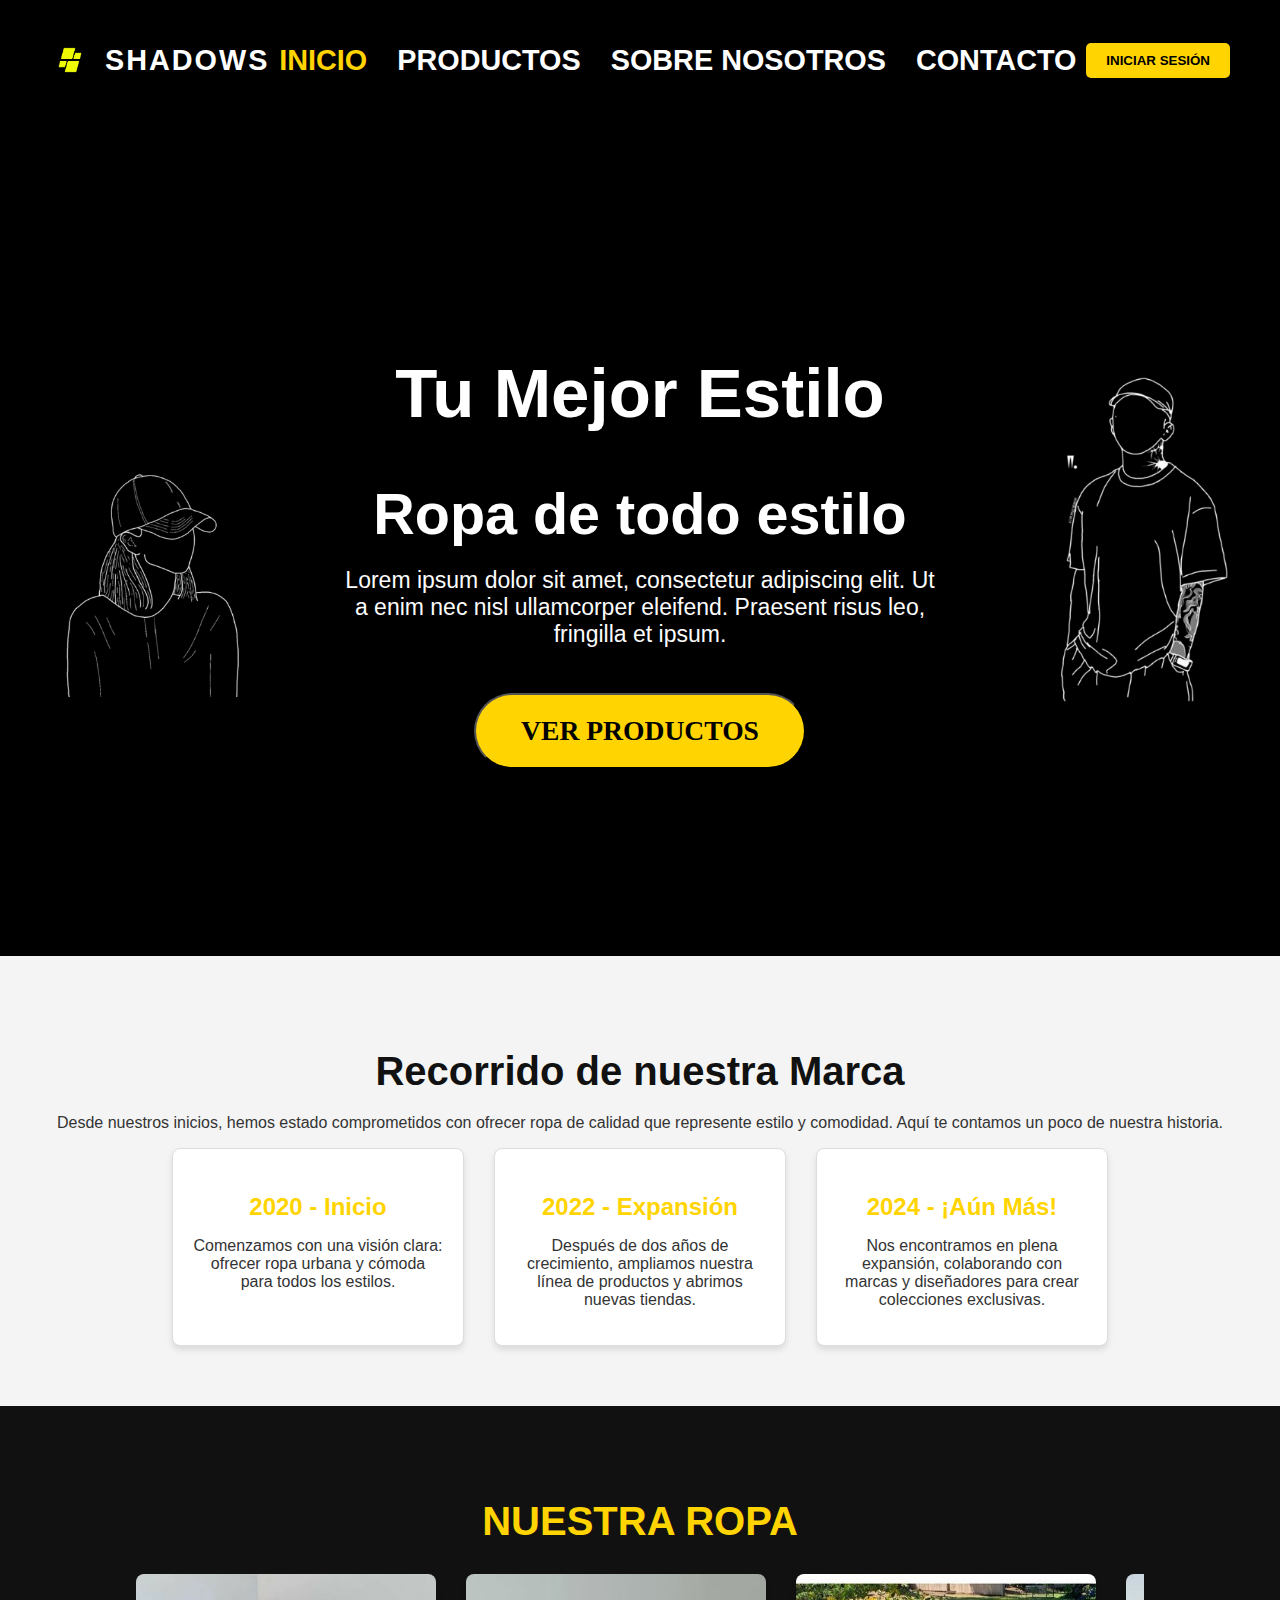
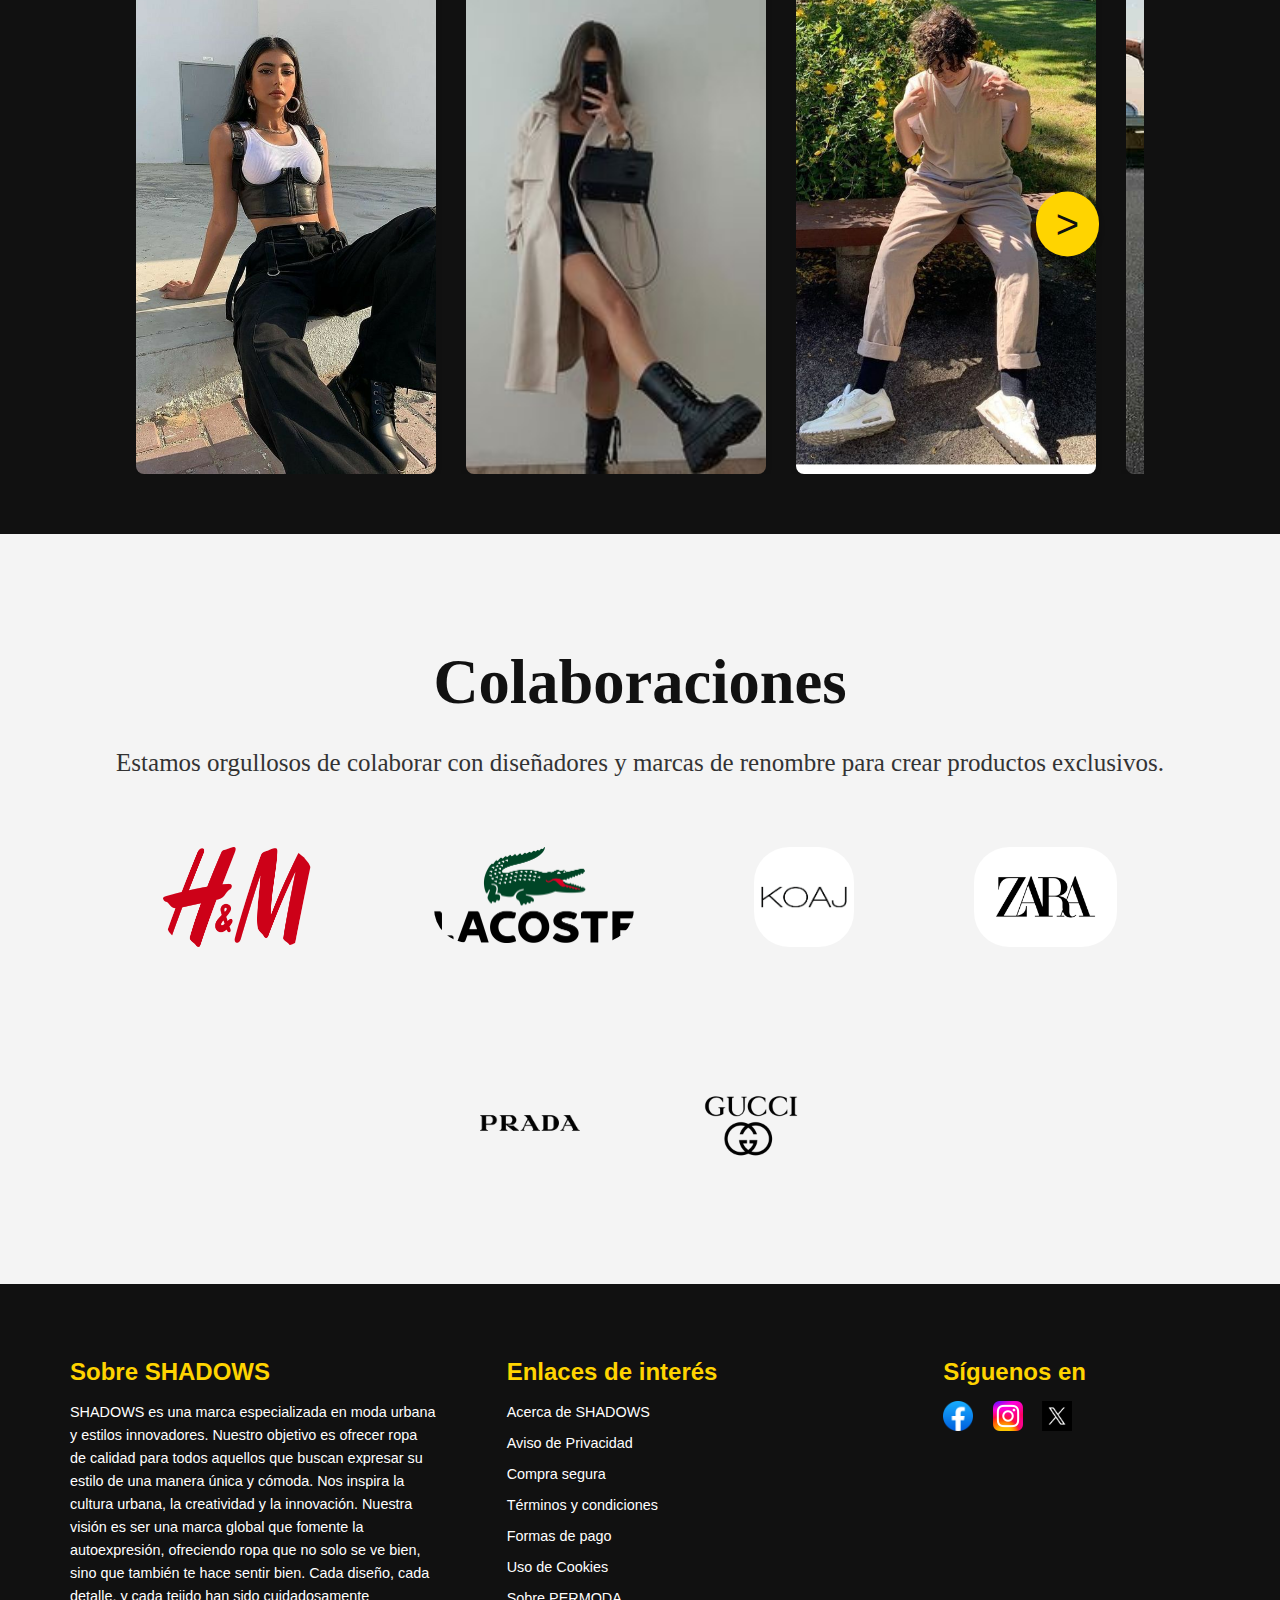
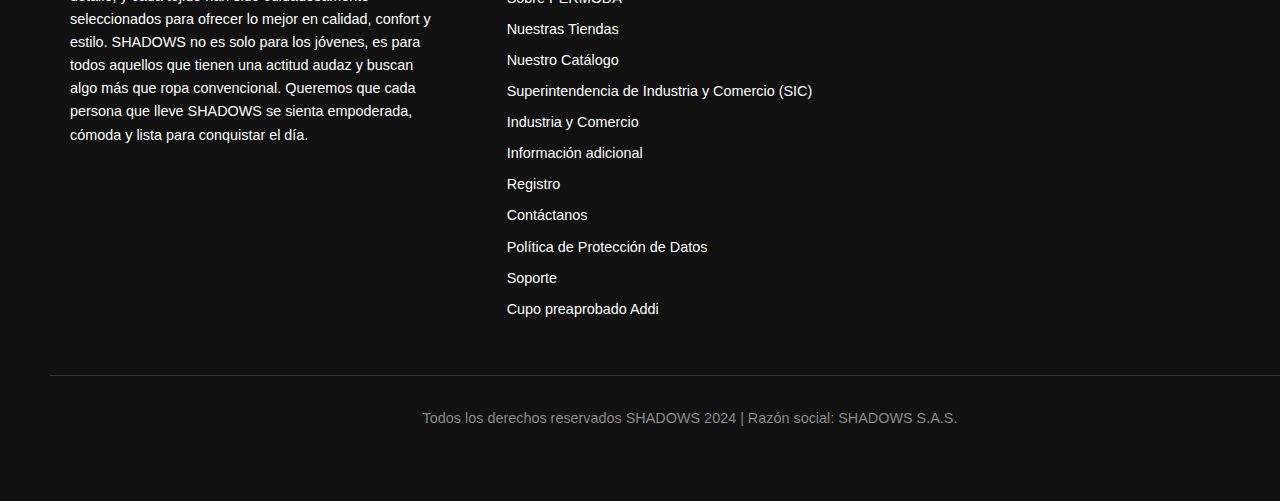
<file: index.html>
<!DOCTYPE html>
<html lang="es">
<head>
    <meta charset="UTF-8">
    <meta name="viewport" content="width=device-width, initial-scale=1.0">
    <link rel="stylesheet" href="/css/inicio.css">
    <link rel="icon" href="/img/imagenes inicios/Logo.png" type="image/x-icon">
    <title>SHADOWS SHOP</title>
</head>
<body>
    <header>
        <nav id="nav">
            <div class="navTop">
                <!-- Logo reducido -->
                <div class="navItem logo">
                    <img src="/img/imagenes inicios/Logo.png" alt="Logo" class="Logo">
                    <span class="logo-text">SHADOWS</span>
                </div>
                <!-- Barra de navegación con varios ítems -->
                <div class="navMenu">
                    <h3 class="menuItem active"><a href="/index.html">INICIO</a></h3> <!-- Página de inicio -->
                    <h3 class="menuItem"><a href="/Pages/productos.html">PRODUCTOS</a></h3> <!-- Página de productos -->
                    <h3 class="menuItem"><a href="/Pages/sobre_nosotros.html">SOBRE NOSOTROS</a></h3> <!-- Página sobre nosotros -->
                    <h3 class="menuItem"><a href="/Pages/contacto.html">CONTACTO</a></h3> <!-- Página de contacto -->
                </div>
                <!-- Botón de Iniciar sesión alineado a la derecha -->
                <div class="navItem buttons">
                    <button class="btn iniciar-sesion">INICIAR SESIÓN</button>
                </div>
            </div>
        </nav>
    </header>

    <main class="main-section">
        <div class="content-container">
            <div class="image-left">
                <img src="/img/imagenes inicios/mujer1.png" alt="Imagen izquierda">
            </div>
            <div class="text-center">
                <h1>Tu Mejor Estilo</h1>
                <h2>Ropa de todo estilo</h2>
                <p>Lorem ipsum dolor sit amet, consectetur adipiscing elit. Ut a enim nec nisl ullamcorper eleifend. Praesent risus leo, fringilla et ipsum.</p>
                <button class="btn ver-productos" onclick="location.href='productos.html';">VER PRODUCTOS</button>
            </div>
            <div class="image-right">
                <img src="/img/imagenes inicios/hombre1.png" alt="Imagen derecha">
            </div>
        </div>
    </main>


    <!-- Sección de Recorrido -->
    <section class="recorrido">
        <div class="content">
            <h2>Recorrido de nuestra Marca</h2>
            <p>Desde nuestros inicios, hemos estado comprometidos con ofrecer ropa de calidad que represente estilo y comodidad. Aquí te contamos un poco de nuestra historia.</p>
            <div class="timeline">
                <div class="timeline-item">
                    <h3>2020 - Inicio</h3>
                    <p>Comenzamos con una visión clara: ofrecer ropa urbana y cómoda para todos los estilos.</p>
                </div>
                <div class="timeline-item">
                    <h3>2022 - Expansión</h3>
                    <p>Después de dos años de crecimiento, ampliamos nuestra línea de productos y abrimos nuevas tiendas.</p>
                </div>
                <div class="timeline-item">
                    <h3>2024 - ¡Aún Más!</h3>
                    <p>Nos encontramos en plena expansión, colaborando con marcas y diseñadores para crear colecciones exclusivas.</p>
                </div>
            </div>
        </div>
    </section>

    <!-- Sección de Fotos de la Marca -->
    <section class="fotos">
        <div class="content">
            <h2>NUESTRA ROPA</h2>
            <div class="photo-gallery">
                <!-- Contenedor de imágenes que se desplazan -->
                <div class="photo-slider">
                    <img src="/img/imagenes inicios/Galeria1.jpg" alt="Foto 1">
                    <img src="/img/imagenes inicios/Galeria2.jpg" alt="Foto 2">
                    <img src="/img/imagenes inicios/Galeria4.jpg" alt="Foto 3">
                    <img src="/img/imagenes inicios/Galeria3.jpg" alt="Foto 4">
                    <img src="/img/imagenes inicios/Galeria5.png" alt="Foto 5">
                    <img src="/img/imagenes inicios/Galeria6.jpg" alt="Foto 6">
                    <img src="/img/imagenes inicios/Galeria7.jpg" alt="Foto 7">
                    <img src="/img/imagenes inicios/Galeria8.jpg" alt="Foto 8">
                    <img src="/img/imagenes inicios/Galeria9.jpg" alt="Foto 9">
                    <img src="/img/imagenes inicios/Galeria10.jpg" alt="Foto 10">
                </div>
                <!-- Botón para deslizar a la siguiente imagen -->
                <button class="next-btn">></button>
            </div>
        </div>
    </section>

    <!-- Sección de Colaboraciones -->
    <section class="colaboraciones">
        <div class="content">
            <h2>Colaboraciones</h2>
            <p>Estamos orgullosos de colaborar con diseñadores y marcas de renombre para crear productos exclusivos.</p>
            <div class="brands">
                <div class="brand">
                    <img src="/img/imagenes inicios/H&M-Logo.png" alt="Marca 1">
                </div>
                <div class="brand">
                    <img src="/img/imagenes inicios/lacoste-logo-4.png" alt="Marca 2">
                </div>
                <div class="brand">
                    <img src="/img/imagenes inicios/koaj.png" alt="Marca 3">
                </div>
                <div class="brand">
                    <img src="/img/imagenes inicios/LogoZARA.jpg" alt="Marca 4">
                </div>
                <div class="brand">
                    <img src="/img/imagenes inicios/LogoParada.webp" alt="Marca 5">
                </div>
                <div class="brand">
                    <img src="/img/imagenes inicios/LogoGucci.avif" alt="Marca 5">
                </div>
            </div>
        </div>
    </section>


    <footer class="footer">
        <div class="footer-content">
            <div class="footer-section about">
                <h3>Sobre SHADOWS</h3>
                <p>SHADOWS es una marca especializada en moda urbana y estilos innovadores. Nuestro objetivo es ofrecer ropa de calidad para todos aquellos que buscan expresar su estilo de una manera única y cómoda.
                    Nos inspira la cultura urbana, la creatividad y la innovación. Nuestra visión es ser una marca global que fomente la autoexpresión, ofreciendo ropa que no solo se ve bien, sino que también te hace sentir bien. Cada diseño, cada detalle, y cada tejido han sido cuidadosamente seleccionados para ofrecer lo mejor en calidad, confort y estilo.
                    SHADOWS no es solo para los jóvenes, es para todos aquellos que tienen una actitud audaz y buscan algo más que ropa convencional. Queremos que cada persona que lleve SHADOWS se sienta empoderada, cómoda y lista para conquistar el día.
                </p>
            </div>
    
            <div class="footer-section links">
                <h3>Enlaces de interés</h3>
                <ul>
                    <li><a href="#">Acerca de SHADOWS</a></li>
                    <li><a href="#">Aviso de Privacidad</a></li>
                    <li><a href="#">Compra segura</a></li>
                    <li><a href="#">Términos y condiciones</a></li>
                    <li><a href="#">Formas de pago</a></li>
                    <li><a href="#">Uso de Cookies</a></li>
                    <li><a href="#">Sobre PERMODA</a></li>
                    <li><a href="#">Nuestras Tiendas</a></li>
                    <li><a href="#">Nuestro Catálogo</a></li>
                    <li><a href="#">Superintendencia de Industria y Comercio (SIC)</a></li>
                    <li><a href="#">Industria y Comercio</a></li>
                    <li><a href="#">Información adicional</a></li>
                    <li><a href="#">Registro</a></li>
                    <li><a href="#">Contáctanos</a></li>
                    <li><a href="#">Política de Protección de Datos</a></li>
                    <li><a href="#">Soporte</a></li>
                    <li><a href="#">Cupo preaprobado Addi</a></li>
                </ul>
            </div>
    
            <div class="footer-section social">
                <h3>Síguenos en</h3>
                <div class="social-icons">
                    <a href="#"><img src="/img/imagenes inicios/facebook.webp" alt="Facebook"></a>
                    <a href="#"><img src="/img/imagenes inicios/Instagram_logo_2022.svg.webp" alt="Instagram"></a>
                    <a href="#"><img src="/img/imagenes inicios/Xlogo.avif" alt="Twitter"></a>
                </div>
            </div>
        </div>
    
        <div class="footer-bottom">
            <p>Todos los derechos reservados SHADOWS 2024 | Razón social: SHADOWS S.A.S. </p>
        </div>
    </footer>
    

    <script src="/js/inicio.js"></script>
</body>
</html>
</file>
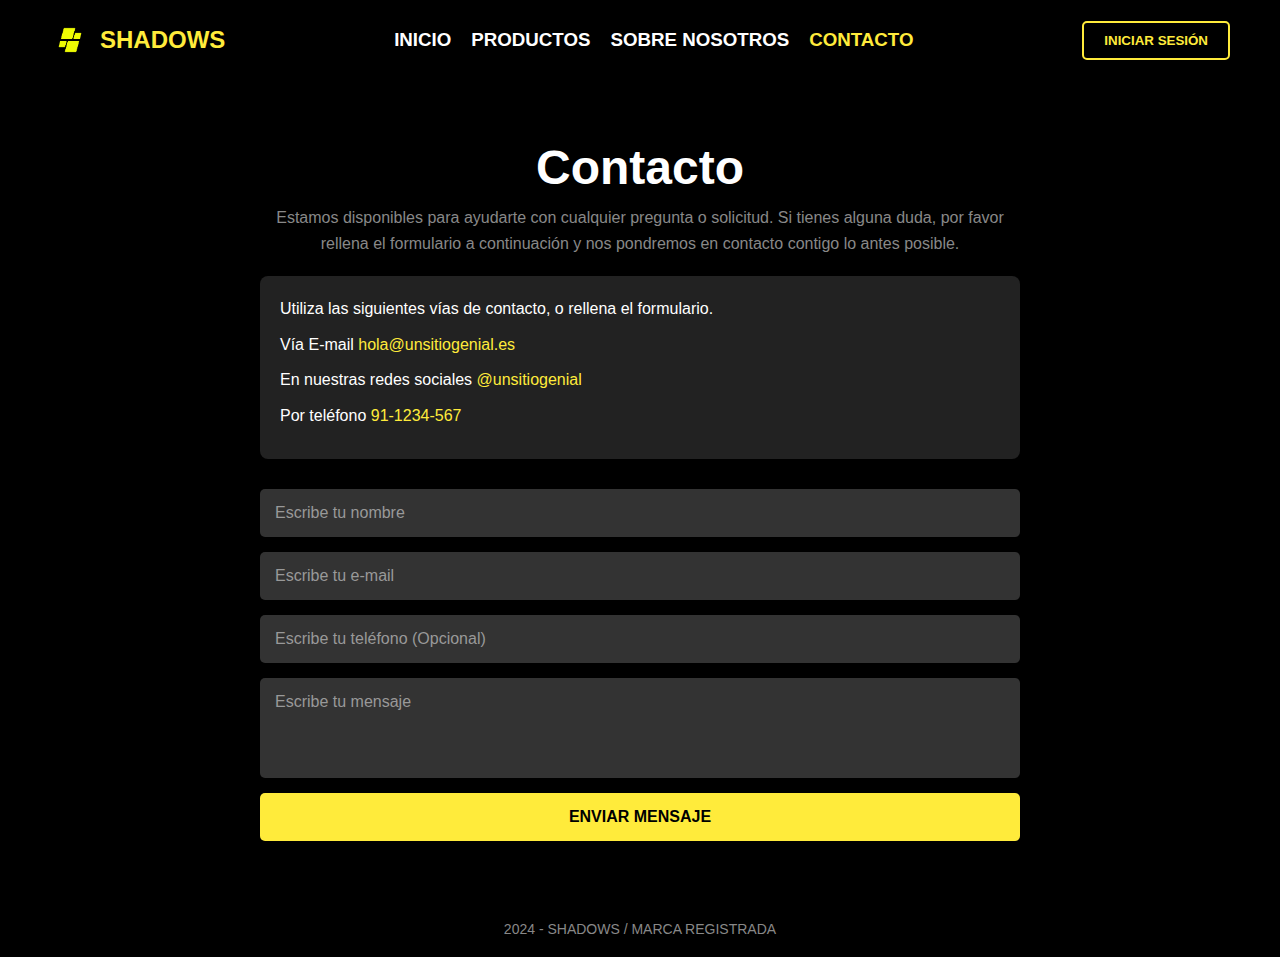
<file: Pages/contacto.html>
<!DOCTYPE html>
<html lang="en">
<head>
    <meta charset="UTF-8">
    <meta name="viewport" content="width=device-width, initial-scale=1.0">
    <link rel="icon" href="/img/imagenes inicios/Logo.png" type="image/x-icon">
    <link rel="stylesheet" href="/css/contacto.css">
    <title>SHADOW</title>
</head>
<body>
    
    <header>
        <nav id="nav">
            <div class="navTop">
                <!-- Logo reducido -->
                <div class="navItem logo">
                    <img src="/img/imagenes inicios/Logo.png" alt="Logo" class="Logo">
                    <span class="logo-text">SHADOWS</span>
                </div>
                <!-- Barra de navegación con varios ítems -->
                <div class="navMenu">
                    <h3 class="menuItem"><a href="/index.html">INICIO</a></h3> <!-- Página de inicio -->
                    <h3 class="menuItem"><a href="/Pages/productos.html">PRODUCTOS</a></h3> <!-- Página de productos -->
                    <h3 class="menuItem "><a href="/Pages/sobre_nosotros.html">SOBRE NOSOTROS</a></h3> <!-- Página sobre nosotros -->
                    <h3 class="menuItem active"><a href="/Pages/contacto.html">CONTACTO</a></h3> <!-- Página de contacto -->
                </div>
                <!-- Botón de Iniciar sesión alineado a la derecha -->
                <div class="navItem buttons">
                    <button class="btn iniciar-sesion">INICIAR SESIÓN</button>
                </div>
            </div>
        </nav>
    </header>

    <main>
        <section class="contact-section">
            <h1>Contacto</h1>
            <p>Estamos disponibles para ayudarte con cualquier pregunta o solicitud. Si tienes alguna duda, por favor rellena el formulario a continuación y nos pondremos en contacto contigo lo antes posible.</p>
            
            <div class="contact-info">
                <p>Utiliza las siguientes vías de contacto, o rellena el formulario.</p>
                <p>Vía E-mail <a href="mailto:hola@unsitiogenial.es">hola@unsitiogenial.es</a></p>
                <p>En nuestras redes sociales <a href="https://instagram.com/unsitiogenial" target="_blank">@unsitiogenial</a></p>
                <p>Por teléfono <a href="tel:911234567">91-1234-567</a></p>
            </div>

            <form action="#" method="post" class="contact-form">
                <input type="text" name="nombre" placeholder="Escribe tu nombre" required>
                <input type="email" name="email" placeholder="Escribe tu e-mail" required>
                <input type="tel" name="telefono" placeholder="Escribe tu teléfono (Opcional)">
                <textarea name="mensaje" placeholder="Escribe tu mensaje" required></textarea>
                <button type="submit">ENVIAR MENSAJE</button>
            </form>
        </section>
    </main>

    <footer>
        <p>2024 - SHADOWS / MARCA REGISTRADA</p>
    </footer>

</body>
</html>
</file>
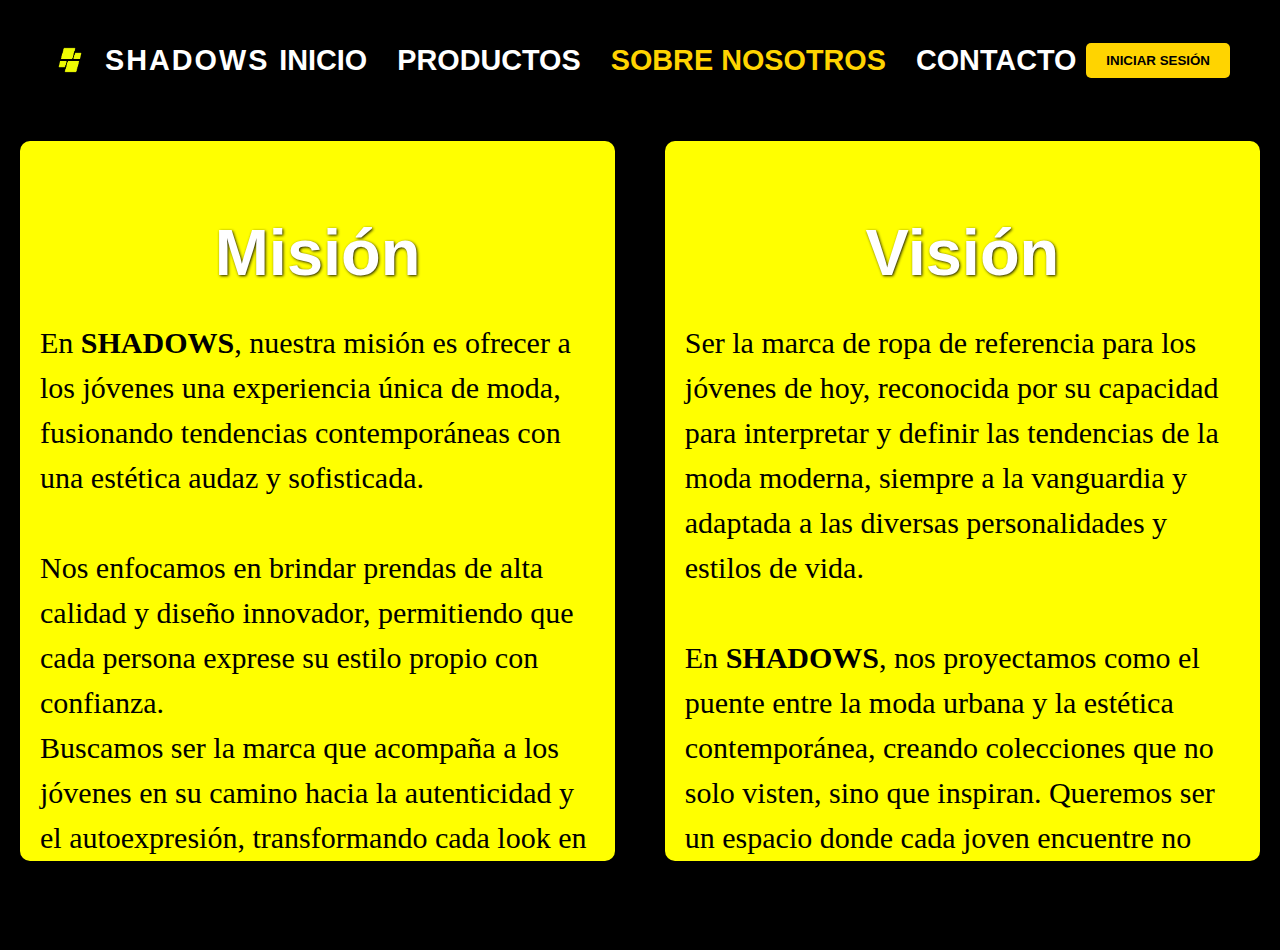
<file: Pages/sobre_nosotros.html>
<!DOCTYPE html>
<html lang="es">
<head>
    <meta charset="UTF-8">
    <meta name="viewport" content="width=device-width, initial-scale=1.0">
    <link rel="stylesheet" href="/css/sobre_nosotros.css">
    <link rel="icon" href="/img/imagenes inicios/Logo.png" type="image/x-icon">
    <title>SHADOWS</title>
</head>
<body>

    <header>
        <nav id="nav">
            <div class="navTop">
                <!-- Logo reducido -->
                <div class="navItem logo">
                    <img src="/img/imagenes inicios/Logo.png" alt="Logo" class="Logo">
                    <span class="logo-text">SHADOWS</span>
                </div>
                <!-- Barra de navegación con varios ítems -->
                <div class="navMenu">
                    <h3 class="menuItem"><a href="/index.html">INICIO</a></h3>
                    <h3 class="menuItem"><a href="/Pages/productos.html">PRODUCTOS</a></h3>
                    <h3 class="menuItem active"><a href="/Pages/sobre_nosotros.html">SOBRE NOSOTROS</a></h3>
                    <h3 class="menuItem"><a href="/Pages/contacto.html">CONTACTO</a></h3>
                </div>
                <!-- Botón de Iniciar sesión -->
                <div class="navItem buttons">
                    <button class="btn iniciar-sesion">INICIAR SESIÓN</button>
                </div>
            </div>
        </nav>
    </header>

    <!-- Contenedor principal para la Misión y Visión -->
    <section class="about-section">
        <div class="container">
            <!-- Contenedor para la Misión -->
            <div class="left-container">
                <h2>Misión</h2>
                <p>
                    En <strong>SHADOWS</strong>, nuestra misión es ofrecer a los jóvenes una experiencia única de moda, fusionando tendencias contemporáneas con una estética audaz y sofisticada.<br>
                    <br>Nos enfocamos en brindar prendas de alta calidad y diseño innovador, permitiendo que cada persona exprese su estilo propio con confianza.<br>
                    Buscamos ser la marca que acompaña a los jóvenes en su camino hacia la autenticidad y el autoexpresión, transformando cada look en una declaración de individualidad.
                </p>
            </div>
            <!-- Contenedor para la Visión -->
            <div class="right-container">
                <h2>Visión</h2>
                <p>Ser la marca de ropa de referencia para los jóvenes de hoy, reconocida por su capacidad para interpretar y definir las tendencias de la moda moderna, siempre a la vanguardia y adaptada a las diversas personalidades y estilos de vida. <br>
                    <br>En <strong>SHADOWS</strong>, nos proyectamos como el puente entre la moda urbana y la estética contemporánea, creando colecciones que no solo visten, sino que inspiran. Queremos ser un espacio donde cada joven encuentre no solo ropa, sino una forma de conectar con su propio estilo y actitud.</p>
            </div>
        </div>
    </section>

</body>
</html>
</file>
<file: css/inicio.css>
/* Estilos generales */
html {
    scroll-behavior: smooth;
    height: 100%;
}

body {
    font-family: "Lato", sans-serif;
    padding: 0;
    margin: 0;
    background-color: #000000;
    height: 100%;
    display: flex;
    flex-direction: column;
    overflow-x: hidden; 
}

nav {
    background-color: #000000; /* Fondo negro */
    color: rgb(0, 0, 0);
    padding: 15px 50px;
}

.navTop {
    display: flex;
    align-items: center;
    justify-content: space-between;
    width: 100%; /* Asegura que ocupe todo el ancho */
}

.navItem {
    display: flex;
    align-items: center;
}

.logo img {
    width: 40px;  /* Ajusta el tamaño del logo */
    height: auto; /* Mantiene la proporción original */
    margin-right: 15px;
    transition: transform 0.3s ease; /* Añadido para animación al pasar el mouse */
}

.logo-text {
    font-size: 1.8em;
    font-weight: bold;
    color: #ffffff;
    text-transform: uppercase;
    letter-spacing: 2px;
    font-family: 'Franklin Gothic Medium', 'Arial Narrow', Arial, sans-serif;
}

.navMenu {
    flex-grow: 1;
    display: flex;
    justify-content: center;
    gap: 30px;
}

.menuItem {
    color: white;
    font-size: 1.8em;
    font-weight: bold;
    cursor: pointer;
    text-transform: uppercase;
    transition: color 0.3s ease; /* Transición suave al cambiar el color */
}

/* Cambia el color a amarillo al pasar el mouse */
.menuItem:hover {
    color: #fbff00; /* Color amarillo */
}

.menuItem a {
    text-decoration: none;
    color: inherit; /* Mantiene el color blanco por defecto */
}

.menuItem.active {
    color: #FFD400; /* Color dorado cuando es activo */
}

.buttons {
    display: flex;
    align-items: center;
    gap: 15px;
}

.iniciar-sesion {
    background-color: #FFD400;
    border: none;
    padding: 10px 20px;
    color: black;
    font-weight: bold;
    cursor: pointer;
    border-radius: 5px;
    transition: background-color 0.5s ease, color 0.3s ease;
}

.iniciar-sesion:hover {
    background-color: #e0b100;
    color: #ffffff;
}

/* Animación en el logo al pasar el mouse */
.logo img:hover {
    transform: scale(1.1); /* Aumenta ligeramente el tamaño del logo al pasar el mouse */
}

/* Responsividad */
@media (max-width: 768px) {
    .navTop {
        flex-direction: column;
        align-items: flex-start;
    }

    .navMenu {
        flex-direction: column;
        gap: 10px;
    }

    .logo-text {
        font-size: 1.5em;
    }
}

/* Estilos para la sección main */
.main-section {
    display: flex;
    justify-content: center;
    align-items: center;
    padding: 80px 0;
    background-color: #000000;
    min-height: 75vh; /* Esto asegura que ocupe toda la altura de la ventana */
    width: 100%;
    
}

.content-container {
    display: flex;
    align-items: center;
    justify-content: space-between;
    width: 80%;
}

.image-left, .image-right {
    flex: 1;
}

.image-left img, .image-right img {

    width: 110%;
    height: auto;
    object-fit: cover;
    
}

.image-left{
    transform: translateX(-40%);
}

.image-right{
    transform: translateX(40%);
}



.text-center {
    text-align: center;
    padding: 50px;
    font-size: 23px;

}

.text-center h1 {
    font-size: 3em;
    color: #ffffff;
    margin-bottom: 10px;
    width: 100%; 
}

.text-center h2 {
    font-size: 2.5em;
    font-weight: bold;
    color: #ffffff;
    margin-bottom: 20px;
}

.text-center p {
    font-size: 1em;
    color: #fcfcfc;
    margin-bottom: 20px;  /* Margen inferior para el texto */
    max-width: 600px;     /* Esto permite que el párrafo ocupe más espacio sin ser demasiado largo */
    margin: 0 auto;
}

.text-center .ver-productos {
    background-color: #FFD400;
    color: black;
    font-weight: bold;
    font-size: 1.2em;
    font-family: cursive;
    padding: 20px 45px;
    text-transform: uppercase;
    border-radius: 45px;
    transition: background-color 0.3s ease;
    margin-top: 45px; /* Margen superior para el botón */
}

.text-center .ver-productos:hover {
    background-color: #fffb0a;
}
/* Estilos para el footer */
.footer {
    background-color: #111111;  /* Fondo oscuro */
    color: #ffffff;  /* Texto blanco */
    padding: 40px 50px;  /* Espaciado alrededor */
    position: relative;
    width: 100%;
}

.footer-content {
    display: flex;
    justify-content: space-between;  /* Espacio entre las secciones */
    flex-wrap: wrap;  /* Ajuste de las secciones cuando la pantalla sea pequeña */
    gap: 30px;  /* Añadir separación entre las secciones */
}

.footer-section {
    flex: 1;
    padding: 10px 20px;
    min-width: 250px;  /* Añadir un tamaño mínimo para evitar que se achiquen demasiado */
}

.footer-section h3 {
    font-size: 1.5em;  /* Tamaño de los encabezados */
    color: #FFD400;  /* Color amarillo */
    margin-bottom: 15px;  /* Añadir un poco de espacio debajo de los encabezados */
}

.footer-section p, .footer-section ul {
    font-size: 0.9em;  /* Tamaño de texto para párrafos y listas */
    line-height: 1.6;  /* Espaciado entre líneas */
}

.footer-section ul {
    list-style-type: none;
    padding: 0;
}

.footer-section ul li a {
    color: #ffffff;  /* Color blanco para los enlaces */
    text-decoration: none;  /* Sin subrayado */
    transition: color 0.3s ease;  /* Transición suave en el color */
    display: block;  /* Hacer que los enlaces ocupen toda la línea */
    margin-bottom: 8px;  /* Separar los enlaces */
}

.footer-section ul li a:hover {
    color: #FFD400;  /* Color amarillo al pasar el mouse */
}

.footer-section .social-icons a {
    display: inline-block;
    margin-right: 15px;
    transition: transform 0.3s ease, opacity 0.3s ease;  /* Animación al pasar el mouse */
}

.footer-section .social-icons a:hover {
    opacity: 0.7;
    transform: scale(1.1);  /* Agrandar los íconos al pasar el mouse */
}

.footer-section .social-icons img {
    width: 30px;  /* Tamaño más grande de los íconos */
    height: 30px;
}

.footer-bottom {
    text-align: center;
    padding: 20px;
    border-top: 1px solid #333333;  /* Línea superior para separar */
    font-size: 0.9em;
    color: #888888;  /* Color más claro para el texto */
    margin-top: 30px;  /* Separar la sección inferior */
}

/* Responsividad para pantallas pequeñas */
@media (max-width: 768px) {
    .footer-content {
        flex-direction: column;  /* Colocar las secciones en una columna */
        align-items: center;  /* Alinear todo al centro */
    }

    .footer-section {
        min-width: 100%;  /* Las secciones ocupan el 100% de la pantalla */
        text-align: center;  /* Centrar el texto en pantallas pequeñas */
    }

    .footer-section ul li a {
        margin-bottom: 15px;  /* Más espacio entre los enlaces en pantallas pequeñas */
    }

    .footer-bottom {
        margin-top: 40px;  /* Más espacio entre el contenido del pie de página y el footer */
    }
}

/* Sección Recorrido */
.recorrido {
    background-color: #f4f4f4;
    color: #333;
    padding: 60px 20px;
    text-align: center;
}

.recorrido h2 {
    font-size: 2.5em;
    color: #111;
    margin-bottom: 20px;
}

.timeline {
    display: flex;
    justify-content: center;
    gap: 30px;
    flex-wrap: wrap;
}

.timeline-item {
    background-color: #fff;
    border: 1px solid #ddd;
    padding: 20px;
    width: 250px;
    border-radius: 8px;
    box-shadow: 0 4px 6px rgba(0, 0, 0, 0.1);
    text-align: center;
}

.timeline-item h3 {
    font-size: 1.5em;
    color: #FFD400;
    margin-bottom: 10px;
}


/* Estilos para la sección de imágenes desplazables */
.fotos {
    background-color: #111;
    color: #fff;
    padding: 60px 10px;
    text-align: center;
}

.fotos h2 {
    font-size: 2.5em;
    color: #FFD400;
    margin-bottom: 30px;
}

/* Contenedor principal del slider */
.photo-gallery {
    position: relative;
    width: 80%;
    overflow: hidden; /* Esto oculta las imágenes que se salen del contenedor */
    margin: 0 auto; /* Centra el contenedor */
}

/* Slider o carrusel */
.photo-slider {
    display: flex;
    transition: transform 0.5s ease-in-out; /* Efecto de desplazamiento suave */
    gap: 30px; /* Aumento del espacio entre las imágenes */
}

/* Estilo para cada imagen dentro del slider */
.photo-slider img {
    width: 300px; /* Ajusta el tamaño de las imágenes */
    height: 500px; /* Ajusta la altura para que todas tengan el mismo tamaño */
    object-fit: cover; /* Asegura que la imagen mantenga su proporción */
    border-radius: 8px;
    box-shadow: 0 4px 6px rgba(0, 0, 0, 0.1);
}

/* Estilo para el botón */
.next-btn {
    position: absolute;
    top: 50%;
    right: 45px;
    transform: translateY(-50%);
    padding: 10px 20px;
    background-color: #FFD400;
    color: #111;
    border: none;
    font-size: 40px;
    cursor: pointer;
    border-radius: 45px;
    box-shadow: 0 4px 6px rgba(0, 0, 0, 0.2);
}

.next-btn:hover {
    background-color: #e1b200;
}

@media (max-width: 768px) {
    .photo-slider img {
        width: 100%;
        max-width: 400px; /* Máximo ancho para dispositivos más pequeños */
        height: auto;
    }
}


/* Sección de Colaboraciones */
.colaboraciones {
    background-color: #f4f4f4;
    color: #333;
    padding: 60px 20px;
    text-align: center;
    font-family: 'Times New Roman', Times, serif;
    font-size: 25px;
}

.colaboraciones h2 {
    font-size: 2.5em;
    color: #111;
    margin-bottom: 30px;
}

.brands {
    display: flex;
    justify-content: center;
    gap: 30px;
    flex-wrap: wrap;
}

.brand img {
    max-width: 200px;
    max-height: 100px;
    object-fit: contain;
    border-radius: 80px;
    padding: 45px;
}
</file>
<file: css/contacto.css>
* {
    margin: 0;
    padding: 0;
    box-sizing: border-box;
    font-family: Arial, sans-serif;
}

body {
    background-color: #000;
    color: #fff;
}

header {
    background-color: #000;
    padding: 20px 50px;
}

#nav {
    display: flex;
    justify-content: space-between;
    align-items: center;
}

.navTop {
    display: flex;
    align-items: center;
    width: 100%;
}

.logo {
    display: flex;
    align-items: center;
}

.Logo {
    width: 40px;
    margin-right: 10px;
}

.logo-text {
    font-size: 24px;
    font-weight: bold;
    color: #ffeb3b;
}

.navMenu {
    display: flex;
    gap: 20px;
    flex-grow: 1;
    justify-content: center;
}

.menuItem a {
    text-decoration: none;
    color: #fff;
    font-weight: bold;
}

.menuItem a:hover {
    color: #ffeb3b;
}

.menuItem.active a {
    color: #ffeb3b;
}

.buttons {
    display: flex;
    align-items: center;
}

.iniciar-sesion {
    background-color: transparent;
    border: 2px solid #ffeb3b;
    color: #ffeb3b;
    padding: 10px 20px;
    cursor: pointer;
    font-weight: bold;
    border-radius: 5px;
}

.iniciar-sesion:hover {
    background-color: #ffeb3b;
    color: #000;
}

.contact-section {
    max-width: 800px;
    margin: 40px auto;
    padding: 20px;
    text-align: center;
}

.contact-section h1 {
    font-size: 48px;
    color: #fff;
    margin-bottom: 10px;
}

.contact-section p {
    margin-bottom: 20px;
    color: #888;
    line-height: 1.6;
}

.contact-info {
    background-color: #222;
    padding: 20px;
    border-radius: 8px;
    margin-bottom: 30px;
    text-align: left;
}

.contact-info p {
    margin-bottom: 10px;
    color: #fff;
}

.contact-info a {
    color: #ffeb3b;
    text-decoration: none;
}

.contact-info a:hover {
    text-decoration: underline;
}

.contact-form {
    display: flex;
    flex-direction: column;
    gap: 15px;
}

.contact-form input,
.contact-form textarea {
    padding: 15px;
    border: none;
    border-radius: 5px;
    font-size: 16px;
    background-color: #333;
    color: #fff;
}

.contact-form input::placeholder,
.contact-form textarea::placeholder {
    color: #999;
}

.contact-form textarea {
    height: 100px;
    resize: none;
}

.contact-form button {
    padding: 15px;
    background-color: #ffeb3b;
    color: #000;
    font-weight: bold;
    border: none;
    border-radius: 5px;
    cursor: pointer;
    font-size: 16px;
}

.contact-form button:hover {
    background-color: #e0c200;
}

footer {
    text-align: center;
    padding: 20px;
    background-color: #000;
    font-size: 14px;
    color: #888;
    margin-top: 40px;
}
</file>
<file: css/sobre_nosotros.css>
body {
    font-family: "Lato", sans-serif;
    padding: 0;
    margin: 0;
    background-color: #000000;
    height: 100%;
    display: flex;
    flex-direction: column;
    overflow-x: hidden; 
}

nav {
    background-color: #000000; /* Fondo negro */
    color: rgb(0, 0, 0);
    padding: 15px 50px;
}

.navTop {
    display: flex;
    align-items: center;
    justify-content: space-between;
    width: 100%; /* Asegura que ocupe todo el ancho */
}

.navItem {
    display: flex;
    align-items: center;
}

.logo img {
    width: 40px;  /* Ajusta el tamaño del logo */
    height: auto; /* Mantiene la proporción original */
    margin-right: 15px;
    transition: transform 0.3s ease; /* Añadido para animación al pasar el mouse */
}

.logo-text {
    font-size: 1.8em;
    font-weight: bold;
    color: #ffffff;
    text-transform: uppercase;
    letter-spacing: 2px;
    font-family: 'Franklin Gothic Medium', 'Arial Narrow', Arial, sans-serif;
}

.navMenu {
    flex-grow: 1;
    display: flex;
    justify-content: center;
    gap: 30px;
}

.menuItem {
    color: white;
    font-size: 1.8em;
    font-weight: bold;
    cursor: pointer;
    text-transform: uppercase;
    transition: color 0.3s ease; /* Transición suave al cambiar el color */
}

/* Cambia el color a amarillo al pasar el mouse */
.menuItem:hover {
    color: #fbff00; /* Color amarillo */
}

.menuItem a {
    text-decoration: none;
    color: inherit; /* Mantiene el color blanco por defecto */
}

.menuItem.active {
    color: #FFD400; /* Color dorado cuando es activo */
}

.buttons {
    display: flex;
    align-items: center;
    gap: 15px;
}

.iniciar-sesion {
    background-color: #FFD400;
    border: none;
    padding: 10px 20px;
    color: black;
    font-weight: bold;
    cursor: pointer;
    border-radius: 5px;
    transition: background-color 0.5s ease, color 0.3s ease;
}

.iniciar-sesion:hover {
    background-color: #e0b100;
    color: #ffffff;
}

/* Animación en el logo al pasar el mouse */
.logo img:hover {
    transform: scale(1.1); /* Aumenta ligeramente el tamaño del logo al pasar el mouse */
}

/* Responsividad */
@media (max-width: 768px) {
    .navTop {
        flex-direction: column;
        align-items: flex-start;
    }

    .navMenu {
        flex-direction: column;
        gap: 10px;
    }

    .logo-text {
        font-size: 1.5em;
    }
}

/* Estilos para los contenedores de la Misión y Visión */
.about-section {
    display: flex;
    justify-content: center;
    align-items: center;
    margin: 20px;
}

.container {
    display: flex;
    justify-content: space-between;
    width: 100%;
    max-width: 1800px;
    height: 80vh;

}

.left-container {
    margin-right: 2%; /* Márgenes de separación entre los contenedores */
}

.right-container {
    margin-left: 2%;
}


.left-container,
.right-container {
    width: 48%;
    background-color: yellow; /* Fondo amarillo */
    padding: 20px;
    border-radius: 10px;
}

.left-container h2,
.right-container h2 {
    color: #ffffff;
    margin-bottom: 15px;
    text-align: center;
    justify-items: center;
    font-size: 65px;
    font-family: Verdana, Geneva, Tahoma, sans-serif;
    text-shadow: 1px 1px 3px rgba(0, 0, 0, 0.9);
}

.left-container p,
.right-container p {
    color: #000000;
    font-size: 30px;
    font-family: 'Times New Roman', Times, serif;
    line-height: 1.5;
}
</file>
